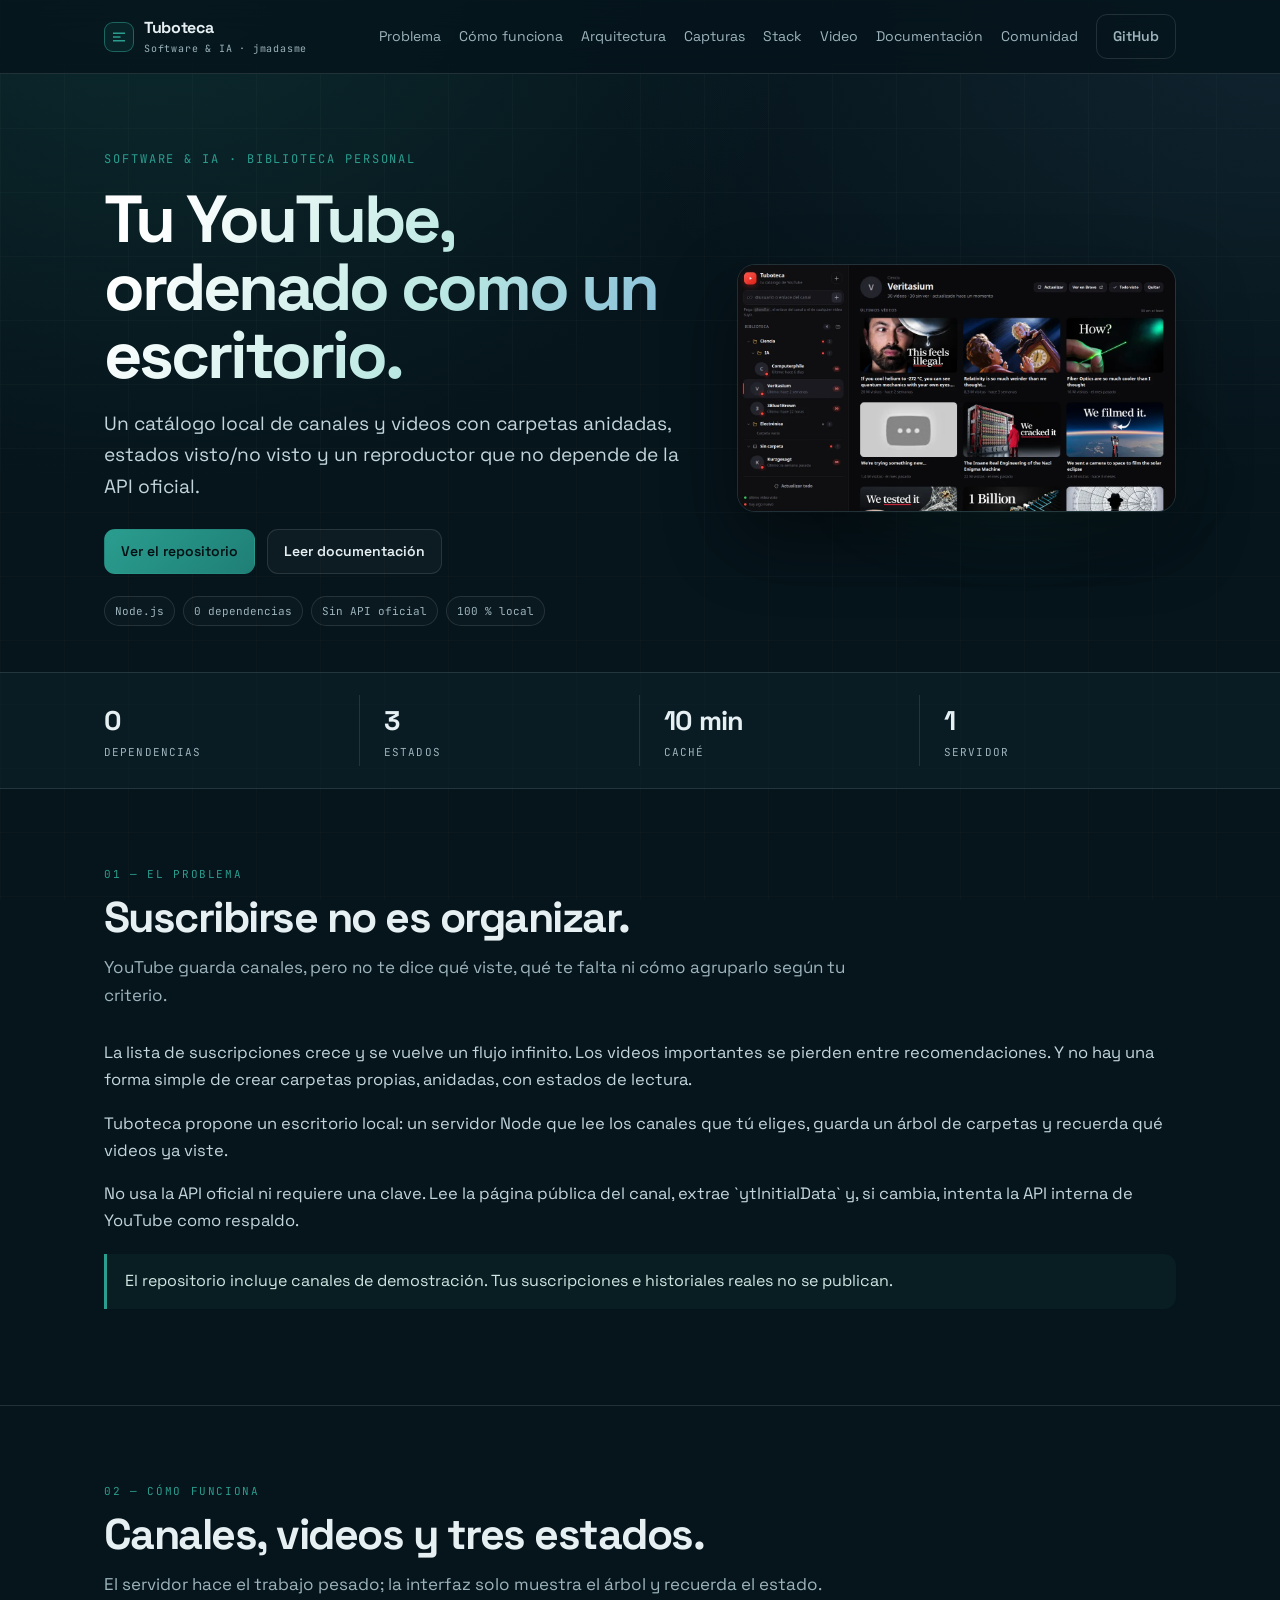
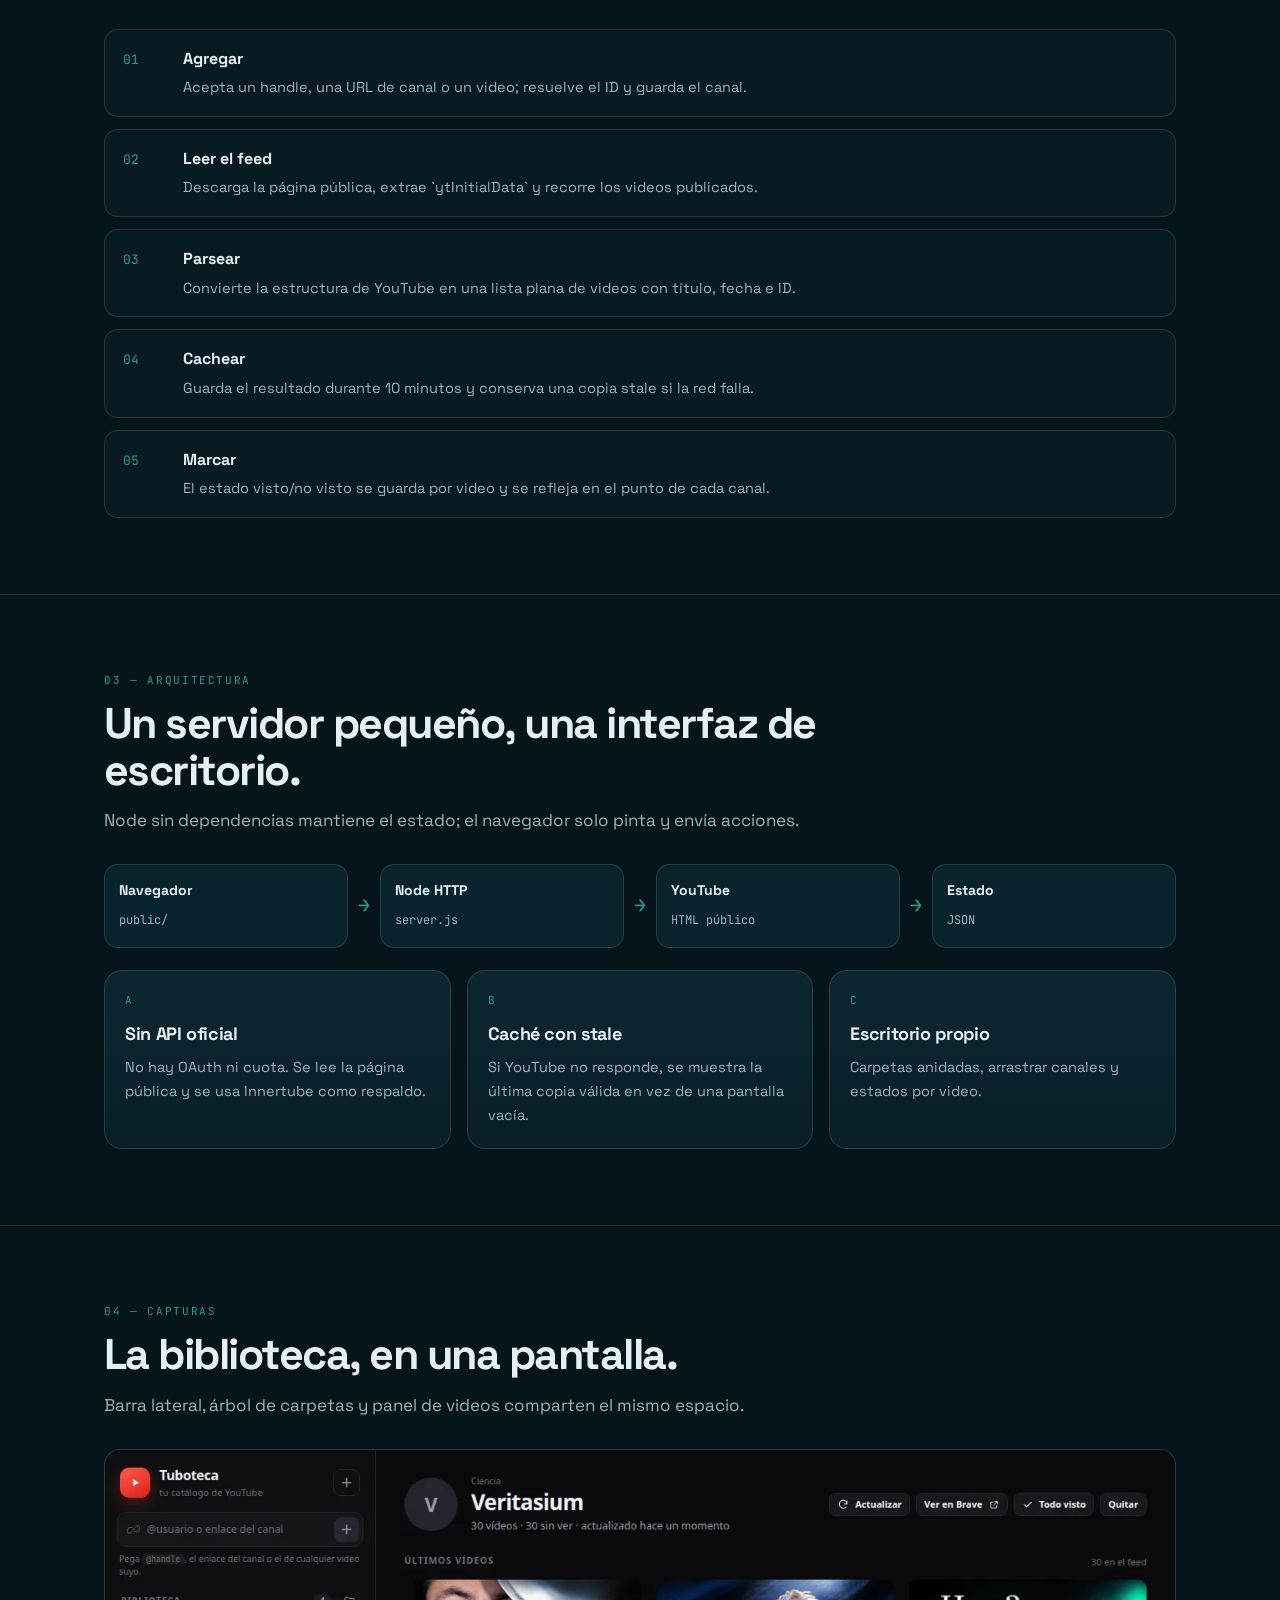
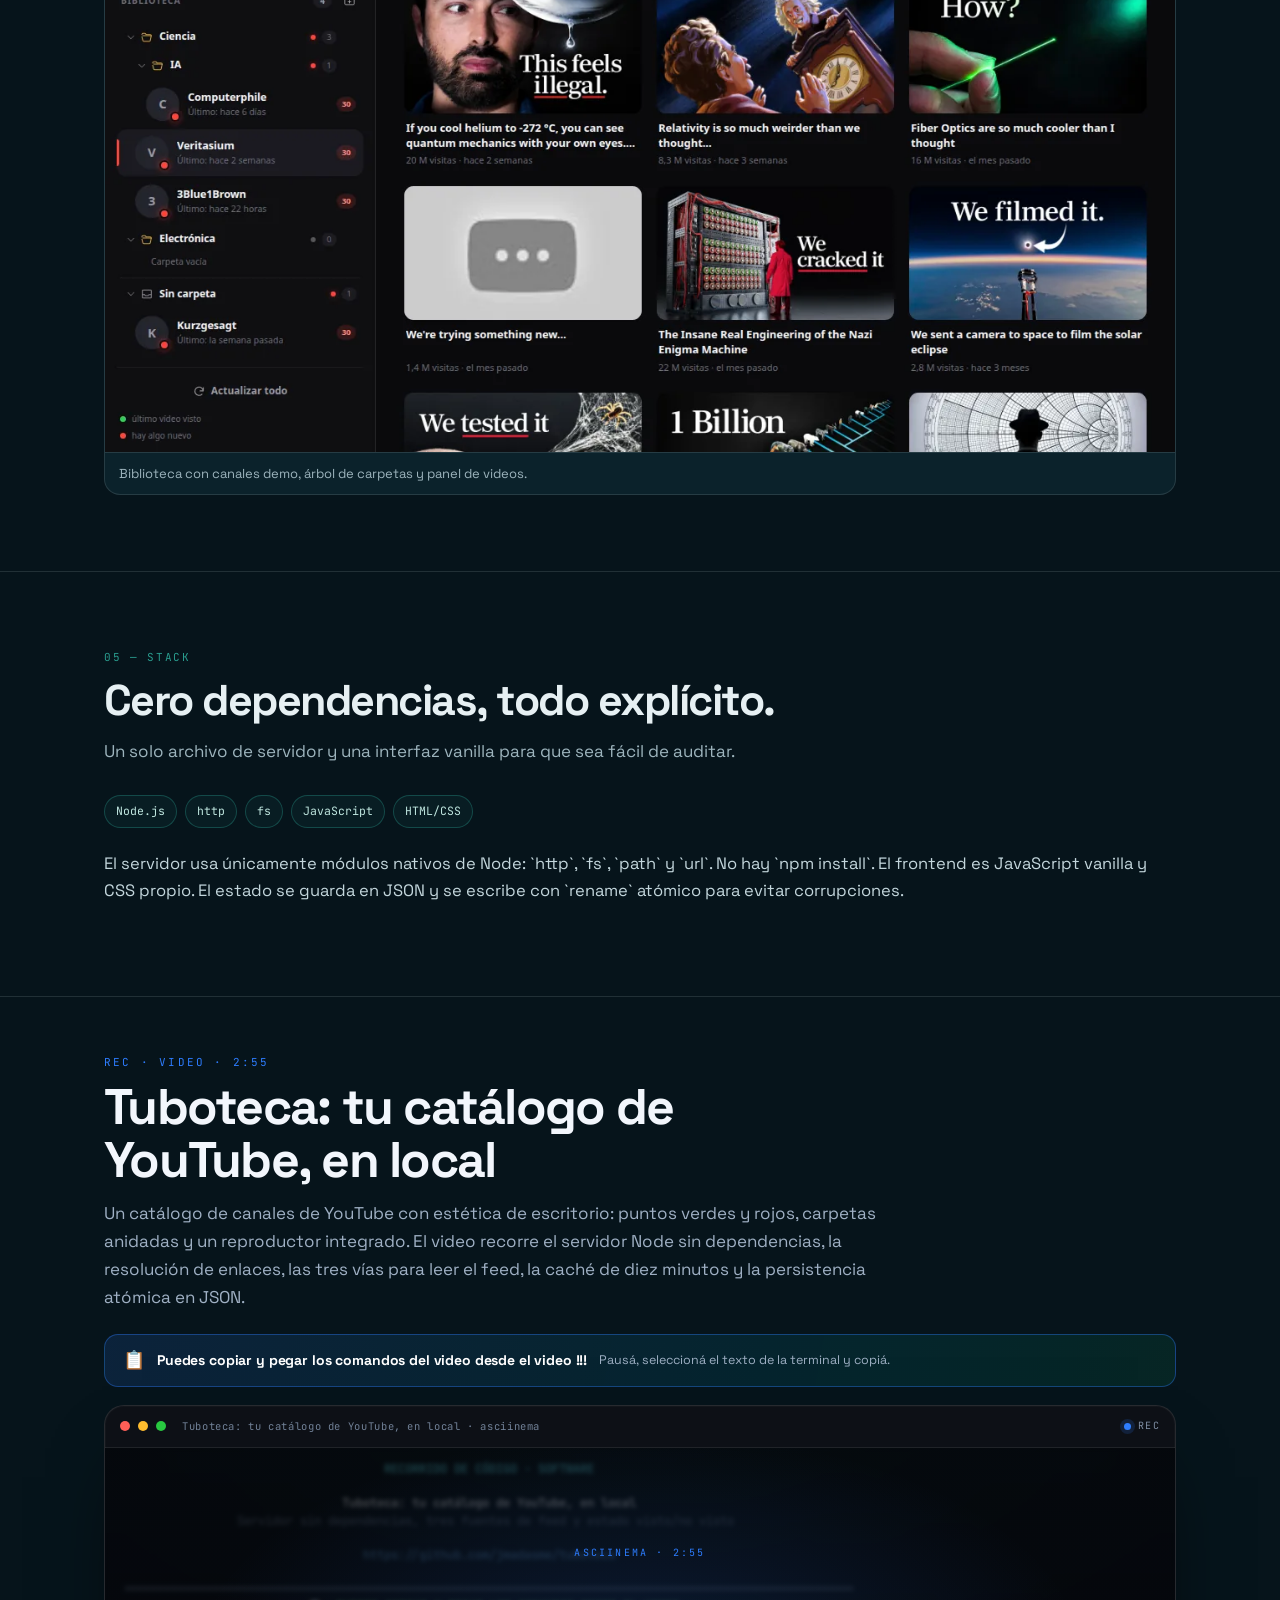
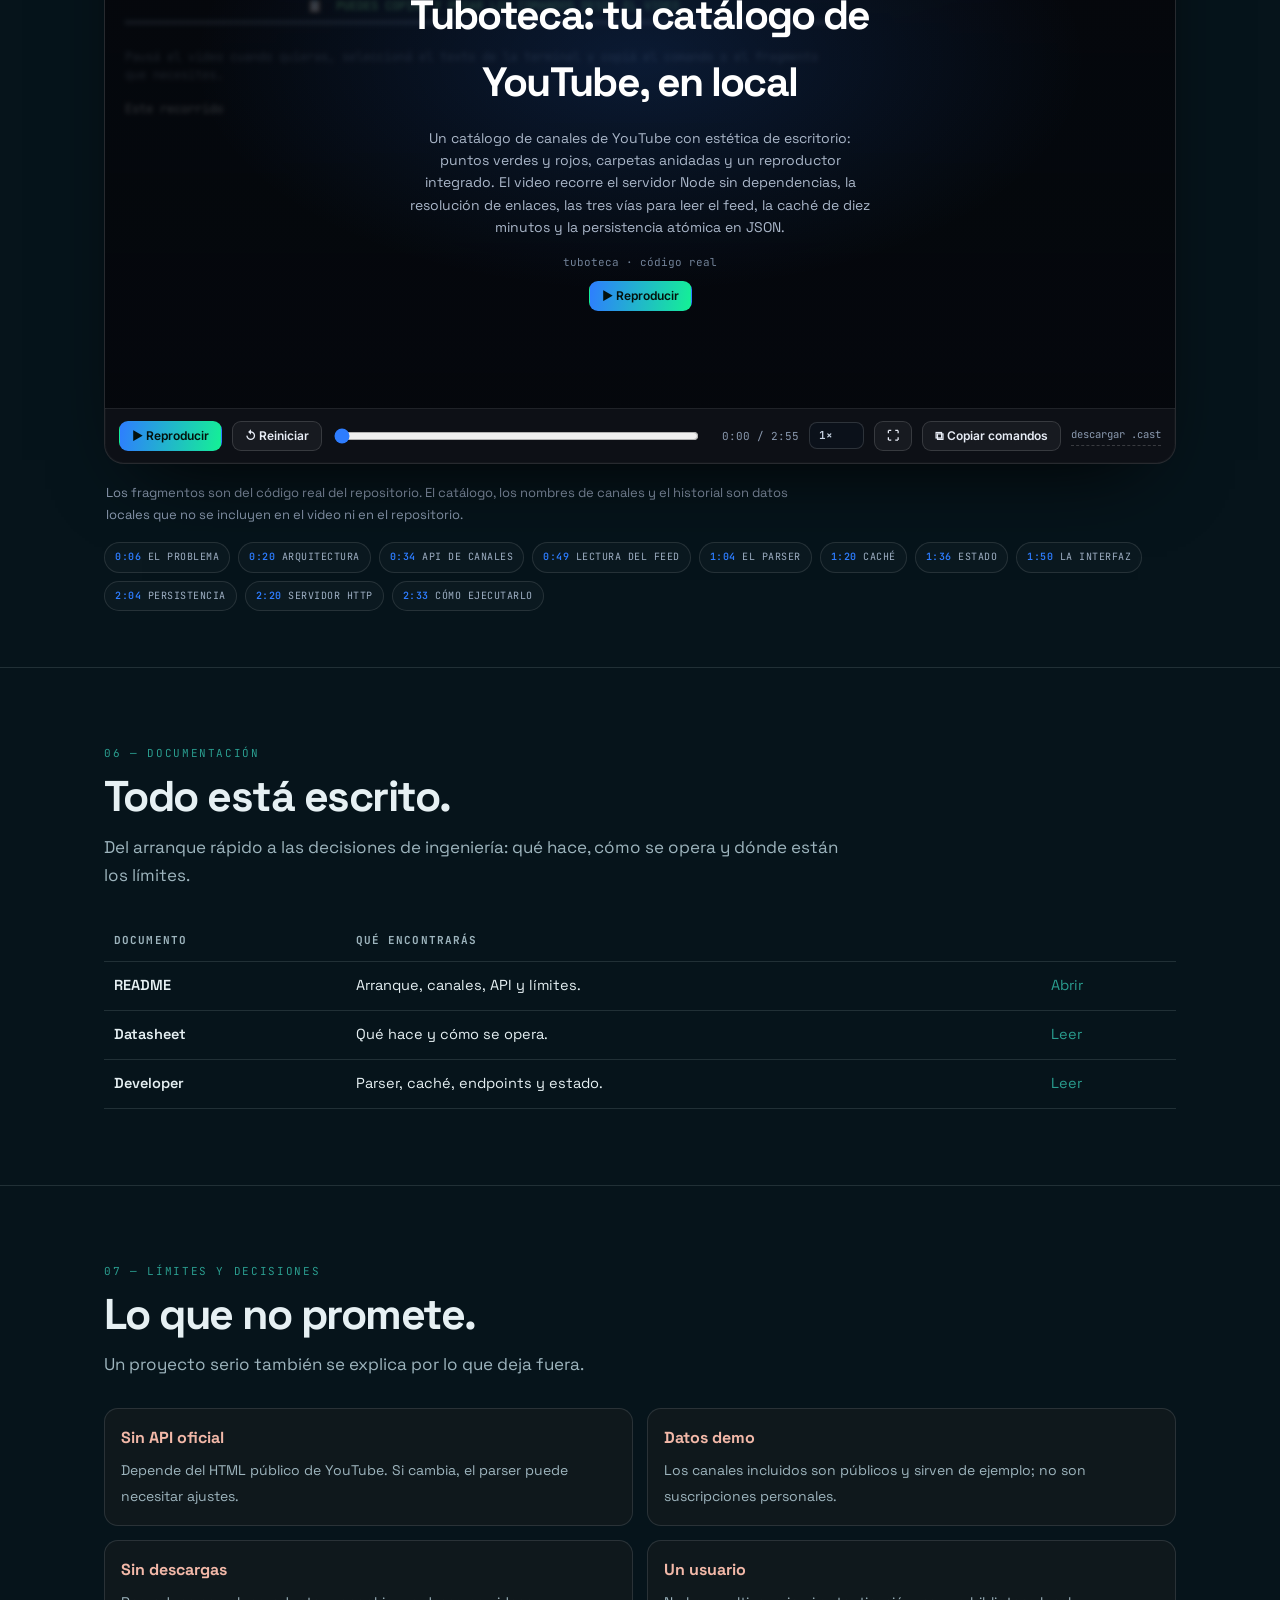
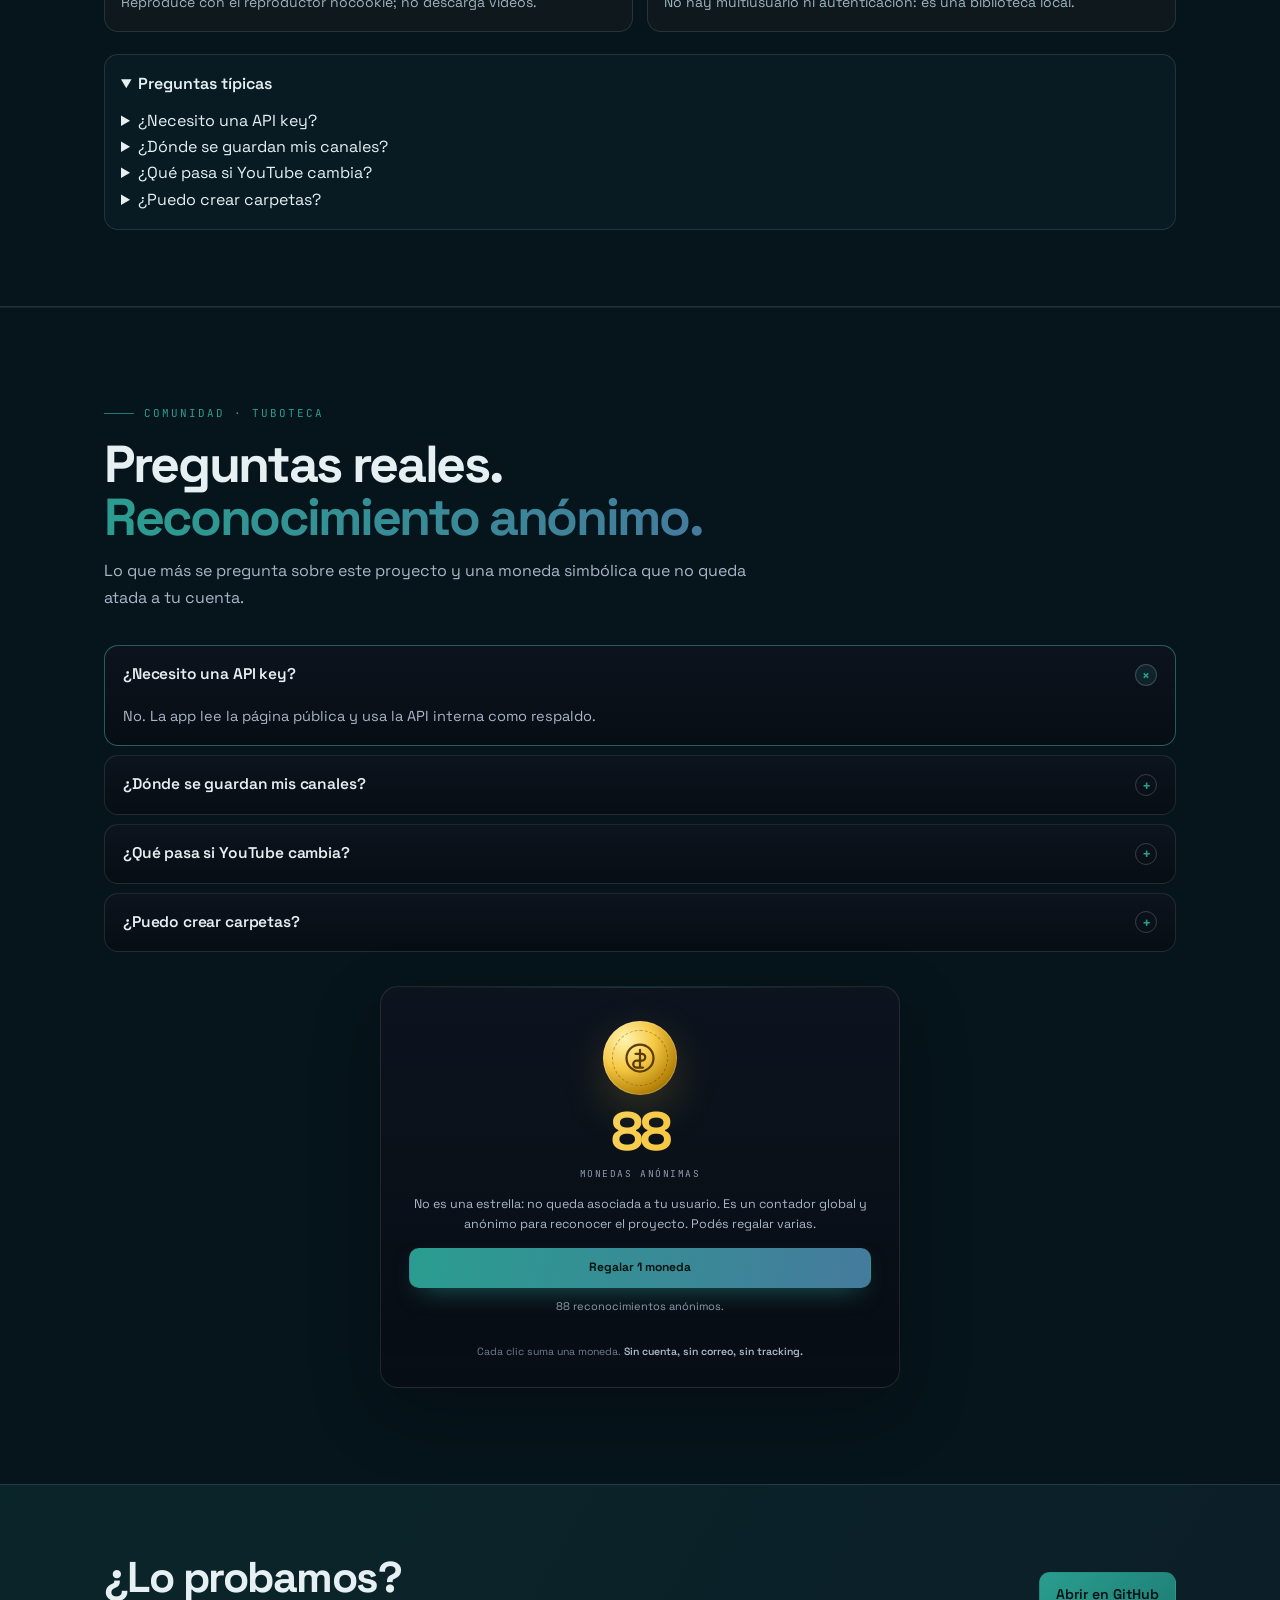
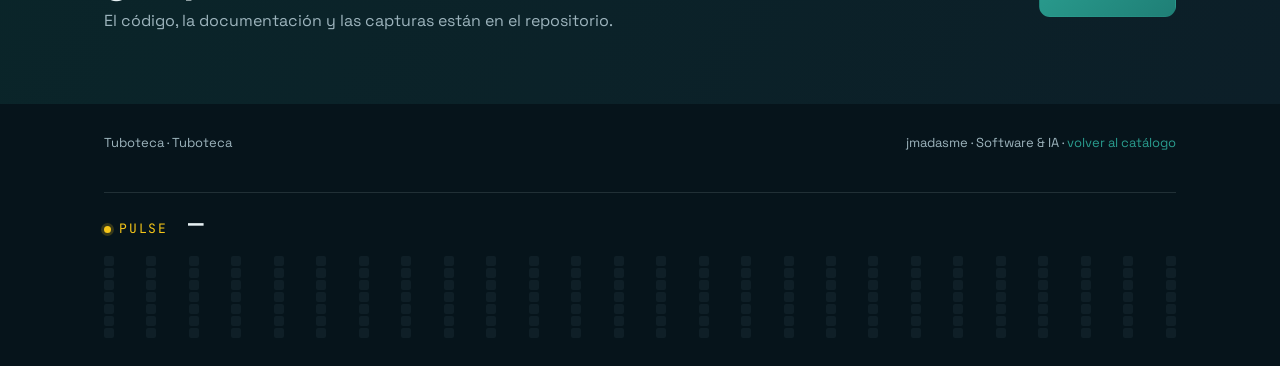
<file: docs/index.html>
<!DOCTYPE html>
<html lang="es">
<head>
<meta charset="utf-8"/>
<meta name="viewport" content="width=device-width,initial-scale=1"/>
<title>Tuboteca · jmadasme</title>
<meta name="description" content="Tuboteca: servidor Node sin dependencias, árbol de canales, caché de feed y una interfaz de escritorio para ordenar lo que ves."/>
<meta property="og:title" content="Tuboteca · jmadasme"/>
<meta property="og:description" content="Tuboteca: servidor Node sin dependencias, árbol de canales, caché de feed y una interfaz de escritorio para ordenar lo que ves."/>
<meta property="og:type" content="website"/>
<meta property="og:image" content="assets/og.png"/>
<meta name="twitter:card" content="summary_large_image"/>
<link rel="preconnect" href="https://fonts.googleapis.com"/>
<link rel="preconnect" href="https://fonts.gstatic.com" crossorigin/>
<link href="https://fonts.googleapis.com/css2?family=Inter:wght@400;500;600;700&family=JetBrains+Mono:wght@400;500;700&family=Space+Grotesk:wght@400;500;600;700&display=swap" rel="stylesheet"/>
<link rel="stylesheet" href="assets/community.css?v=1"/>
<style>
:root{
  --bg:#06141b; --panel:#0b222b; --panel2:#0e2b35; --line:rgba(230,240,243,.12);
  --text:#e6f0f3; --muted:#9db4bd; --accent:#2A9D8F; --accent2:#457B9D;
  --warn:#E9C46A; --danger:#E76F51; --ok:#57CC99;
  --mono:"JetBrains Mono",ui-monospace,SFMono-Regular,Menlo,monospace;
  --sans:"Space Grotesk",Inter,system-ui,-apple-system,Segoe UI,sans-serif;
  --max:1120px; --radius:18px;
}
*{box-sizing:border-box} html{scroll-behavior:smooth}
body{margin:0;background:var(--bg);color:var(--text);font-family:var(--sans);line-height:1.65;
  background-image:radial-gradient(ellipse at 12% -10%,rgba(42,157,143,.18),transparent 42%),
  radial-gradient(ellipse at 100% 0%,rgba(69,123,157,.16),transparent 38%),
  linear-gradient(rgba(255,255,255,.018) 1px,transparent 1px),
  linear-gradient(90deg,rgba(255,255,255,.018) 1px,transparent 1px);
  background-size:auto,auto,64px 64px,64px 64px;background-attachment:fixed}
a{color:var(--accent);text-decoration:none} a:hover{color:#7fe0d2}
.wrap{max-width:var(--max);margin:0 auto;padding:0 24px}
.nav{position:sticky;top:0;z-index:50;backdrop-filter:blur(14px);background:rgba(6,20,27,.82);border-bottom:1px solid var(--line)}
.nav-inner{max-width:var(--max);margin:0 auto;padding:14px 24px;display:flex;align-items:center;gap:22px;justify-content:space-between}
.brand{display:flex;align-items:center;gap:10px;color:var(--text);font-weight:700;letter-spacing:-.02em}
.brand-mark{width:30px;height:30px;border:1px solid rgba(42,157,143,.55);border-radius:9px;display:grid;place-items:center;background:rgba(42,157,143,.10)}
.brand-mark svg{width:18px;height:18px;stroke:var(--accent);fill:none;stroke-width:1.7}
.brand small{display:block;font-family:var(--mono);font-size:10px;color:var(--muted);font-weight:400;letter-spacing:.08em}
.nav-links{display:flex;align-items:center;gap:18px;font-size:14px;color:var(--muted);flex-wrap:wrap}
.nav-links a{color:var(--muted)} .nav-links a:hover{color:var(--text)}
.btn{display:inline-flex;align-items:center;gap:8px;border:1px solid var(--line);border-radius:11px;padding:10px 16px;font-weight:600;font-size:14px;color:var(--text);background:rgba(255,255,255,.03)}
.btn:hover{border-color:rgba(42,157,143,.55);color:var(--text)}
.btn-primary{background:linear-gradient(135deg,var(--accent),#1f7f76);border-color:transparent;color:#041114}
.btn-primary:hover{filter:brightness(1.08);color:#041114}
.btn-ghost{background:transparent}
.hero{padding:76px 0 46px;position:relative;overflow:hidden}
.hero .wrap{display:grid;grid-template-columns:1.15fr .85fr;gap:38px;align-items:center}
.eyebrow{font-family:var(--mono);font-size:12px;letter-spacing:.16em;text-transform:uppercase;color:var(--accent);margin-bottom:16px}
h1{font-size:clamp(38px,5.2vw,68px);line-height:1.02;letter-spacing:-.045em;margin:0 0 18px;
  background:linear-gradient(120deg,#fff 10%,#bde9e3 55%,#7fb9d6 95%);-webkit-background-clip:text;background-clip:text;color:transparent}
.lead{font-size:clamp(17px,1.5vw,21px);color:#c3d6dc;max-width:62ch;margin:0 0 22px}
.hero-actions{display:flex;gap:12px;flex-wrap:wrap;margin:26px 0 22px}
.badges{display:flex;gap:8px;flex-wrap:wrap}
.badge{font-family:var(--mono);font-size:11px;border:1px solid var(--line);border-radius:999px;padding:5px 10px;color:var(--muted);background:rgba(255,255,255,.02)}
.visual{position:relative}
.visual img{width:100%;border-radius:var(--radius);border:1px solid var(--line);box-shadow:0 28px 70px rgba(0,0,0,.45);display:block}
.visual:after{content:"";position:absolute;inset:auto -10% -16% 18%;height:60%;background:radial-gradient(ellipse,rgba(42,157,143,.20),transparent 68%);filter:blur(30px);z-index:-1}
.stats{border-top:1px solid var(--line);border-bottom:1px solid var(--line);background:rgba(11,34,43,.55)}
.stats-grid{display:grid;grid-template-columns:repeat(4,1fr);gap:0;padding:22px 0}
.stat{padding:4px 24px;border-right:1px solid var(--line)} .stat:last-child{border-right:0}
.stat-num{font-size:27px;font-weight:700;letter-spacing:-.03em} .stat-label{font-family:var(--mono);font-size:11px;color:var(--muted);text-transform:uppercase;letter-spacing:.1em}
.section{padding:76px 0;border-bottom:1px solid var(--line)}
.section.tight{padding:56px 0}
.section-head{max-width:760px;margin-bottom:30px}
.kicker{font-family:var(--mono);font-size:11px;letter-spacing:.15em;text-transform:uppercase;color:var(--accent);margin-bottom:12px}
h2{font-size:clamp(28px,3.4vw,43px);line-height:1.08;letter-spacing:-.035em;margin:0 0 12px}
.section-sub{color:var(--muted);font-size:17px;margin:0}
.rich p{color:#c3d6dc;margin:0 0 16px;font-size:16.5px}
.callout{border-left:3px solid var(--accent);background:rgba(42,157,143,.07);padding:14px 18px;border-radius:0 12px 12px 0;color:#cfe6e2;margin:20px 0}
.grid2{display:grid;grid-template-columns:repeat(2,minmax(0,1fr));gap:18px}
.grid3{display:grid;grid-template-columns:repeat(3,minmax(0,1fr));gap:16px}
.card{background:linear-gradient(180deg,rgba(14,43,53,.86),rgba(11,34,43,.86));border:1px solid var(--line);border-radius:var(--radius);padding:20px}
.card h3{margin:0 0 8px;font-size:18px;letter-spacing:-.02em}
.card p{margin:0;color:var(--muted);font-size:14.5px}
.card .num{font-family:var(--mono);font-size:11px;color:var(--accent);letter-spacing:.12em;display:block;margin-bottom:10px}
.steps{counter-reset:s;display:grid;gap:12px}
.step{display:grid;grid-template-columns:46px 1fr;gap:14px;padding:16px 18px;border:1px solid var(--line);border-radius:14px;background:rgba(11,34,43,.55)}
.step:before{counter-increment:s;content:counter(s,decimal-leading-zero);font-family:var(--mono);color:var(--accent);font-size:13px;padding-top:3px}
.step h3{margin:0 0 4px;font-size:16px} .step p{margin:0;color:var(--muted);font-size:14.5px}
.flow{display:flex;align-items:stretch;gap:10px;flex-wrap:wrap;margin:22px 0}
.node{flex:1 1 150px;min-width:140px;border:1px solid var(--line);border-radius:14px;padding:14px;background:rgba(14,43,53,.7);position:relative}
.node b{display:block;font-size:14px;margin-bottom:4px} .node span{font-size:12px;color:var(--muted);font-family:var(--mono)}
.arrow{align-self:center;color:var(--accent);font-size:20px;font-family:var(--mono)}
.gallery{display:grid;grid-template-columns:repeat(2,minmax(0,1fr));gap:18px}
.gallery figure{margin:0;border:1px solid var(--line);border-radius:16px;overflow:hidden;background:var(--panel)}
.gallery img{width:100%;display:block;border-bottom:1px solid var(--line)}
.gallery figcaption{padding:10px 14px;font-size:13px;color:var(--muted)}
.gallery .wide{grid-column:1/-1}
.stack{display:flex;gap:8px;flex-wrap:wrap;margin:14px 0 22px}
.chip{font-family:var(--mono);font-size:11.5px;border:1px solid rgba(42,157,143,.35);border-radius:999px;padding:6px 11px;color:#bfe6df;background:rgba(42,157,143,.07)}
.doctable{width:100%;border-collapse:collapse;font-size:14.5px}
.doctable th,.doctable td{text-align:left;padding:12px 10px;border-bottom:1px solid var(--line);vertical-align:top}
.doctable th{font-family:var(--mono);font-size:11px;text-transform:uppercase;letter-spacing:.1em;color:var(--muted)}
.doctable td:first-child{color:var(--text);font-weight:600}
.limits{display:grid;grid-template-columns:repeat(2,minmax(0,1fr));gap:14px}
.limit{border:1px solid var(--line);border-radius:14px;padding:16px;background:rgba(231,111,81,.045)}
.limit b{display:block;margin-bottom:5px;color:#f2b8a8} .limit span{color:var(--muted);font-size:14px}
.cta{padding:70px 0;background:linear-gradient(120deg,rgba(42,157,143,.12),rgba(69,123,157,.10));border-top:1px solid var(--line)}
.cta .wrap{display:flex;align-items:center;justify-content:space-between;gap:24px;flex-wrap:wrap}
.cta h2{margin:0 0 6px} .cta p{margin:0;color:var(--muted)}
.footer{padding:28px 0;color:var(--muted);font-size:13px}
.footer .wrap{display:flex;justify-content:space-between;gap:16px;flex-wrap:wrap}
code{font-family:var(--mono);font-size:.92em;background:rgba(255,255,255,.06);padding:2px 6px;border-radius:6px}
pre{font-family:var(--mono);font-size:13px;background:#041016;border:1px solid var(--line);border-radius:12px;padding:16px;overflow:auto;color:#bfe6df}
@media (max-width:900px){.hero .wrap{grid-template-columns:1fr}.visual{order:-1}.grid3{grid-template-columns:1fr}.stats-grid{grid-template-columns:repeat(2,1fr)}.stat:nth-child(2){border-right:0}.stat{padding:12px 18px}}
@media (max-width:680px){.nav-links{display:none}.grid2,.gallery,.limits{grid-template-columns:1fr}.section{padding:54px 0}h1{font-size:42px}.stats-grid{grid-template-columns:1fr 1fr}.cta .wrap{display:block}.cta .btn{margin-top:16px}}
</style>
<link href="rec/player.css?v=1" rel="stylesheet"/>
</head>
<body>
<header class="nav"><div class="nav-inner">
  <a class="brand" href="/"><span class="brand-mark"><svg viewBox="0 0 24 24"><path d="M4 7h16M4 12h10M4 17h16"/></svg></span><span>Tuboteca<small>Software &amp; IA · jmadasme</small></span></a>
  <nav class="nav-links" aria-label="Navegación">
    <a href="#problema">Problema</a><a href="#como">Cómo funciona</a><a href="#arquitectura">Arquitectura</a>
    <a href="#capturas">Capturas</a><a href="#stack">Stack</a><a href="#video">Video</a>
<a href="#docs">Documentación</a><a href="#comunidad">Comunidad</a>
    <a class="btn btn-ghost" href="https://github.com/jmadasme/tuboteca" target="_blank" rel="noopener">GitHub</a>
  </nav>
</div></header>
<main>
<section class="hero"><div class="wrap">
  <div>
    <div class="eyebrow">Software &amp; IA · biblioteca personal</div>
    <h1>Tu YouTube, ordenado como un escritorio.</h1>
    <p class="lead">Un catálogo local de canales y videos con carpetas anidadas, estados visto/no visto y un reproductor que no depende de la API oficial.</p>
    <div class="hero-actions">
      <a class="btn btn-primary" href="https://github.com/jmadasme/tuboteca" target="_blank" rel="noopener">Ver el repositorio</a>
      <a class="btn" href="#docs">Leer documentación</a>
    </div>
    <div class="badges"><span class="badge">Node.js</span><span class="badge">0 dependencias</span><span class="badge">Sin API oficial</span><span class="badge">100 % local</span></div>
  </div>
  <div class="visual"><img src="assets/screenshots/tuboteca.webp" alt="Interfaz de Tuboteca con canales y árbol de carpetas"/></div>
</div></section>
<section class="stats"><div class="wrap stats-grid"><div class="stat"><div class="stat-num">0</div><div class="stat-label">dependencias</div></div>
<div class="stat"><div class="stat-num">3</div><div class="stat-label">estados</div></div>
<div class="stat"><div class="stat-num">10 min</div><div class="stat-label">caché</div></div>
<div class="stat"><div class="stat-num">1</div><div class="stat-label">servidor</div></div></div></section>
<section class="section" id="problema"><div class="wrap">
  <div class="section-head"><div class="kicker">01 — El problema</div><h2>Suscribirse no es organizar.</h2><p class="section-sub">YouTube guarda canales, pero no te dice qué viste, qué te falta ni cómo agruparlo según tu criterio.</p></div>
  <div class="rich"><p>La lista de suscripciones crece y se vuelve un flujo infinito. Los videos importantes se pierden entre recomendaciones. Y no hay una forma simple de crear carpetas propias, anidadas, con estados de lectura.</p>
<p>Tuboteca propone un escritorio local: un servidor Node que lee los canales que tú eliges, guarda un árbol de carpetas y recuerda qué videos ya viste.</p>
<p>No usa la API oficial ni requiere una clave. Lee la página pública del canal, extrae `ytInitialData` y, si cambia, intenta la API interna de YouTube como respaldo.</p><div class="callout">El repositorio incluye canales de demostración. Tus suscripciones e historiales reales no se publican.</div></div>
</div></section>
<section class="section" id="como"><div class="wrap">
  <div class="section-head"><div class="kicker">02 — Cómo funciona</div><h2>Canales, videos y tres estados.</h2><p class="section-sub">El servidor hace el trabajo pesado; la interfaz solo muestra el árbol y recuerda el estado.</p></div>
  <div class="steps"><div class="step"><div><h3>Agregar</h3><p>Acepta un handle, una URL de canal o un video; resuelve el ID y guarda el canal.</p></div></div>
<div class="step"><div><h3>Leer el feed</h3><p>Descarga la página pública, extrae `ytInitialData` y recorre los videos publicados.</p></div></div>
<div class="step"><div><h3>Parsear</h3><p>Convierte la estructura de YouTube en una lista plana de videos con título, fecha e ID.</p></div></div>
<div class="step"><div><h3>Cachear</h3><p>Guarda el resultado durante 10 minutos y conserva una copia stale si la red falla.</p></div></div>
<div class="step"><div><h3>Marcar</h3><p>El estado visto/no visto se guarda por video y se refleja en el punto de cada canal.</p></div></div></div>
</div></section>
<section class="section" id="arquitectura"><div class="wrap">
  <div class="section-head"><div class="kicker">03 — Arquitectura</div><h2>Un servidor pequeño, una interfaz de escritorio.</h2><p class="section-sub">Node sin dependencias mantiene el estado; el navegador solo pinta y envía acciones.</p></div>
  <div class="flow"><div class="node"><b>Navegador</b><span>public/</span></div><div class="arrow">→</div><div class="node"><b>Node HTTP</b><span>server.js</span></div><div class="arrow">→</div><div class="node"><b>YouTube</b><span>HTML público</span></div><div class="arrow">→</div><div class="node"><b>Estado</b><span>JSON</span></div></div>
  <div class="grid3"><div class="card"><span class="num">A</span><h3>Sin API oficial</h3><p>No hay OAuth ni cuota. Se lee la página pública y se usa Innertube como respaldo.</p></div>
<div class="card"><span class="num">B</span><h3>Caché con stale</h3><p>Si YouTube no responde, se muestra la última copia válida en vez de una pantalla vacía.</p></div>
<div class="card"><span class="num">C</span><h3>Escritorio propio</h3><p>Carpetas anidadas, arrastrar canales y estados por video.</p></div></div>
</div></section>
<section class="section" id="capturas"><div class="wrap">
  <div class="section-head"><div class="kicker">04 — Capturas</div><h2>La biblioteca, en una pantalla.</h2><p class="section-sub">Barra lateral, árbol de carpetas y panel de videos comparten el mismo espacio.</p></div>
  <div class="gallery"><figure class="wide"><img src="assets/screenshots/tuboteca.webp" alt="Interfaz de Tuboteca" loading="lazy"><figcaption>Biblioteca con canales demo, árbol de carpetas y panel de videos.</figcaption></figure></div>
</div></section>
<section class="section" id="stack"><div class="wrap">
  <div class="section-head"><div class="kicker">05 — Stack</div><h2>Cero dependencias, todo explícito.</h2><p class="section-sub">Un solo archivo de servidor y una interfaz vanilla para que sea fácil de auditar.</p></div>
  <div class="stack"><span class="chip">Node.js</span><span class="chip">http</span><span class="chip">fs</span><span class="chip">JavaScript</span><span class="chip">HTML/CSS</span></div>
  <div class="rich"><p>El servidor usa únicamente módulos nativos de Node: `http`, `fs`, `path` y `url`. No hay `npm install`. El frontend es JavaScript vanilla y CSS propio. El estado se guarda en JSON y se escribe con `rename` atómico para evitar corrupciones.</p></div>
</div></section>

<section class="section tight rec-section" id="video" style="--accent:#2E7DFF;--accent2:#14F195">
<div class="wrap">
<div class="rec-kicker">REC · VIDEO · 2:55</div>
<h2 class="rec-h2">Tuboteca: tu catálogo de YouTube, en local</h2>
<p class="rec-lead">Un catálogo de canales de YouTube con estética de escritorio: puntos verdes y rojos, carpetas anidadas y un reproductor integrado. El video recorre el servidor Node sin dependencias, la resolución de enlaces, las tres vías para leer el feed, la caché de diez minutos y la persistencia atómica en JSON.</p>
<div class="rec-banner">
<span class="rec-banner-icon">📋</span>
<strong>Puedes copiar y pegar los comandos del video desde el video !!!</strong>
<span>Pausá, seleccioná el texto de la terminal y copiá.</span>
</div>
<div class="rec-shell">
<div class="rec-bar"><i></i><i></i><i></i><span class="rec-title">Tuboteca: tu catálogo de YouTube, en local · asciinema</span><span class="rec-rec"><b></b>REC</span></div>
<div class="rec-screen-wrap">
<div class="rec-screen" id="rec-screen"></div>
<div class="rec-poster" id="rec-poster">
<div class="rec-kicker">ASCIINEMA · 2:55</div>
<h3>Tuboteca: tu catálogo de YouTube, en local</h3>
<p>Un catálogo de canales de YouTube con estética de escritorio: puntos verdes y rojos, carpetas anidadas y un reproductor integrado. El video recorre el servidor Node sin dependencias, la resolución de enlaces, las tres vías para leer el feed, la caché de diez minutos y la persistencia atómica en JSON.</p>
<div class="rec-poster-meta">tuboteca · código real</div>
<button class="rec-btn rec-primary" id="rec-start" type="button">▶ Reproducir</button>
</div>
</div>
<div class="rec-controls">
<button class="rec-btn rec-primary" id="rec-play" type="button">▶ Reproducir</button>
<button class="rec-btn" id="rec-restart" type="button">↺ Reiniciar</button>
<input class="rec-progress" id="rec-range" type="range" min="0" max="1000" value="0" aria-label="Progreso"/>
<span class="rec-time" id="rec-time">0:00 / 2:55</span>
<select class="rec-speed" id="rec-speed" aria-label="Velocidad"><option value="1">1×</option><option value="1.25">1.25×</option><option value="1.5">1.5×</option><option value="2">2×</option></select>
<button class="rec-btn" id="rec-full" type="button" title="Pantalla completa">⛶</button>
<button class="rec-btn" id="rec-copy" type="button">⧉ Copiar comandos</button>
<a class="rec-download" href="rec/tuboteca.cast" download>descargar .cast</a>
</div>
</div>
<p class="rec-note">Los fragmentos son del código real del repositorio. El catálogo, los nombres de canales y el historial son datos locales que no se incluyen en el video ni en el repositorio.</p>
<div class="rec-chapters"><span class="rec-chip"><b>0:06</b> EL PROBLEMA</span><span class="rec-chip"><b>0:20</b> ARQUITECTURA</span><span class="rec-chip"><b>0:34</b> API DE CANALES</span><span class="rec-chip"><b>0:49</b> LECTURA DEL FEED</span><span class="rec-chip"><b>1:04</b> EL PARSER</span><span class="rec-chip"><b>1:20</b> CACHÉ</span><span class="rec-chip"><b>1:36</b> ESTADO</span><span class="rec-chip"><b>1:50</b> LA INTERFAZ</span><span class="rec-chip"><b>2:04</b> PERSISTENCIA</span><span class="rec-chip"><b>2:20</b> SERVIDOR HTTP</span><span class="rec-chip"><b>2:33</b> CÓMO EJECUTARLO</span></div>
</div>
</section>

<section class="section" id="docs"><div class="wrap">
  <div class="section-head"><div class="kicker">06 — Documentación</div><h2>Todo está escrito.</h2><p class="section-sub">Del arranque rápido a las decisiones de ingeniería: qué hace, cómo se opera y dónde están los límites.</p></div>
  <table class="doctable"><thead><tr><th>Documento</th><th>Qué encontrarás</th><th></th></tr></thead><tbody><tr><td>README</td><td>Arranque, canales, API y límites.</td><td><a href="../README.md">Abrir</a></td></tr>
<tr><td>Datasheet</td><td>Qué hace y cómo se opera.</td><td><a href="datasheet.md">Leer</a></td></tr>
<tr><td>Developer</td><td>Parser, caché, endpoints y estado.</td><td><a href="developer.md">Leer</a></td></tr></tbody></table>
</div></section>
<section class="section" id="limites"><div class="wrap">
  <div class="section-head"><div class="kicker">07 — Límites y decisiones</div><h2>Lo que no promete.</h2><p class="section-sub">Un proyecto serio también se explica por lo que deja fuera.</p></div>
  <div class="limits"><div class="limit"><b>Sin API oficial</b><span>Depende del HTML público de YouTube. Si cambia, el parser puede necesitar ajustes.</span></div>
<div class="limit"><b>Datos demo</b><span>Los canales incluidos son públicos y sirven de ejemplo; no son suscripciones personales.</span></div>
<div class="limit"><b>Sin descargas</b><span>Reproduce con el reproductor nocookie; no descarga videos.</span></div>
<div class="limit"><b>Un usuario</b><span>No hay multiusuario ni autenticación: es una biblioteca local.</span></div></div>
  <details open style="margin-top:22px;border:1px solid var(--line);border-radius:14px;padding:16px;background:rgba(11,34,43,.55)"><summary style="cursor:pointer;font-weight:600">Preguntas típicas</summary><div style="margin-top:10px"><details><summary>¿Necesito una API key?</summary><p>No. La app lee la página pública y usa la API interna como respaldo.</p></details>
<details><summary>¿Dónde se guardan mis canales?</summary><p>En `data/channels.json`, local. El repo publica una versión demo.</p></details>
<details><summary>¿Qué pasa si YouTube cambia?</summary><p>El parser puede fallar; la caché stale mantiene la última lista disponible.</p></details>
<details><summary>¿Puedo crear carpetas?</summary><p>Sí, el árbol permite anidar carpetas y mover canales.</p></details></div></details>
</div></section>
<section class="cta"><div class="wrap"><div><h2>¿Lo probamos?</h2><p>El código, la documentación y las capturas están en el repositorio.</p></div><a class="btn btn-primary" href="https://github.com/jmadasme/tuboteca" target="_blank" rel="noopener">Abrir en GitHub</a></div></section>
</main>
<footer class="footer"><div class="wrap"><span>Tuboteca · Tuboteca</span><span>jmadasme · Software &amp; IA · <a href="/software/">volver al catálogo</a></span></div></footer>
<script>window.PORTFOLIO_COMMUNITY={"account": "jmadasme", "repo": "tuboteca", "coinNamespace": "jmadasme-tuboteca-coins-v1", "faqs": [{"q": "¿Necesito una API key?", "a": "No. La app lee la página pública y usa la API interna como respaldo."}, {"q": "¿Dónde se guardan mis canales?", "a": "En `data/channels.json`, local. El repo publica una versión demo."}, {"q": "¿Qué pasa si YouTube cambia?", "a": "El parser puede fallar; la caché stale mantiene la última lista disponible."}, {"q": "¿Puedo crear carpetas?", "a": "Sí, el árbol permite anidar carpetas y mover canales."}]};</script>
<script defer src="assets/community.js?v=6"></script>
<script defer src="rec/tuboteca.cast.js?v=1"></script>
<script defer src="rec/player.js?v=1"></script>
<script defer src="telemetry.js?v=2"></script>
</body>
</html>
</file>
<file: docs/assets/community.css>
/* Comunidad · FAQ, preguntas y monedas anónimas */
.psc-section{
  position:relative;
  scroll-margin-top:86px;
  padding:clamp(56px,8vw,96px) 0;
  border-top:1px solid rgba(255,255,255,.08);
}
.psc-head{max-width:760px;margin-bottom:34px}
.psc-kicker{
  display:flex;align-items:center;gap:10px;margin-bottom:16px;
  font-family:'JetBrains Mono',ui-monospace,monospace;font-size:11px;letter-spacing:.18em;
  text-transform:uppercase;color:var(--accent);
}
.psc-kicker::before{content:"";width:30px;height:1px;background:var(--accent);opacity:.75}
.psc-head h2{
  font-family:'Space Grotesk','Inter',sans-serif;font-size:clamp(32px,4.2vw,52px);
  line-height:1.02;letter-spacing:-.045em;margin:0 0 14px;
}
.psc-head p{color:#a9b6c8;font-size:16px;line-height:1.65;margin:0;max-width:66ch}
.psc-head .psc-grad{
  background:linear-gradient(100deg,var(--accent),var(--accent2));
  -webkit-background-clip:text;background-clip:text;color:transparent;
}
.psc-faq{display:flex;flex-direction:column;gap:9px;margin-bottom:34px}
.psc-faq-item{
  border:1px solid rgba(255,255,255,.1);border-radius:14px;
  background:linear-gradient(180deg,rgba(14,20,31,.78),rgba(8,11,18,.72));
  overflow:hidden;transition:border-color .18s,background .18s;
}
.psc-faq-item:hover{border-color:rgba(255,255,255,.18)}
.psc-faq-item[open]{border-color:color-mix(in srgb,var(--accent) 42%,rgba(255,255,255,.12))}
.psc-faq-item summary{
  display:flex;align-items:center;justify-content:space-between;gap:16px;
  padding:16px 18px;cursor:pointer;list-style:none;
  font-family:'Space Grotesk','Inter',sans-serif;font-size:15.5px;font-weight:600;letter-spacing:-.01em;
}
.psc-faq-item summary::-webkit-details-marker{display:none}
.psc-faq-item summary .psc-plus{
  flex:0 0 22px;width:22px;height:22px;border-radius:50%;
  display:grid;place-items:center;border:1px solid rgba(255,255,255,.18);
  color:var(--accent);font-size:15px;line-height:1;transition:transform .2s,background .2s;
}
.psc-faq-item[open] summary .psc-plus{transform:rotate(45deg);background:color-mix(in srgb,var(--accent) 14%,transparent)}
.psc-faq-body{padding:0 18px 17px;color:#a9b6c8;font-size:14.5px;line-height:1.7}
.psc-faq-body code{font-family:'JetBrains Mono',monospace;font-size:.88em;color:#d8e4f5;background:rgba(255,255,255,.06);padding:2px 5px;border-radius:5px}
.psc-coin-wrap{max-width:520px;margin:0 auto;width:100%}
.psc-grid{display:grid;grid-template-columns:minmax(0,1.25fr) minmax(300px,.75fr);gap:16px;align-items:stretch}
.psc-card{
  position:relative;border:1px solid rgba(255,255,255,.1);border-radius:18px;
  background:linear-gradient(180deg,rgba(14,20,31,.82),rgba(8,11,18,.75));
  padding:clamp(18px,2.6vw,28px);box-shadow:0 24px 70px rgba(0,0,0,.22);
  overflow:hidden;
}
.psc-card::before{
  content:"";position:absolute;inset:0 0 auto;height:1px;
  background:linear-gradient(90deg,transparent,color-mix(in srgb,var(--accent) 45%,transparent),transparent);
  opacity:.6;
}
.psc-card h3{
  font-family:'Space Grotesk','Inter',sans-serif;font-size:20px;letter-spacing:-.025em;margin:0 0 5px;
}
.psc-card .psc-sub{color:#8e9bb0;font-size:12.5px;line-height:1.5;margin:0 0 16px}
.psc-btn{
  display:inline-flex;align-items:center;justify-content:center;gap:7px;
  border:1px solid rgba(255,255,255,.16);border-radius:10px;padding:9px 14px;
  background:rgba(255,255,255,.03);color:#e8edf6;font:inherit;font-size:12px;font-weight:650;
  cursor:pointer;transition:transform .14s,border-color .14s,background .14s,box-shadow .14s;
}
.psc-btn:hover{transform:translateY(-1px);border-color:rgba(255,255,255,.3);background:rgba(255,255,255,.06)}
.psc-btn.primary{
  background:linear-gradient(100deg,var(--accent),var(--accent2));border-color:transparent;color:#04110c;
  box-shadow:0 10px 26px -12px color-mix(in srgb,var(--accent) 75%,transparent);
}
.psc-btn.primary:hover{filter:brightness(1.06);box-shadow:0 16px 34px -12px color-mix(in srgb,var(--accent) 80%,transparent)}
.psc-btn:disabled{opacity:.55;cursor:not-allowed;transform:none;filter:none}

.psc-coin{display:flex;flex-direction:column;justify-content:space-between;min-height:100%}
.psc-coin-top{text-align:center;padding:6px 0 12px}
.psc-coin-icon{
  width:74px;height:74px;margin:0 auto 10px;border-radius:50%;
  display:grid;place-items:center;position:relative;
  background:radial-gradient(circle at 30% 25%,#fff3b0,#f6c945 38%,#b8860b 72%,#6b4c00 100%);
  box-shadow:0 0 0 1px rgba(255,255,255,.2) inset,0 16px 45px rgba(246,201,69,.18);
  animation:psc-float 4.5s ease-in-out infinite;
}
.psc-coin-icon::after{
  content:"";position:absolute;inset:9px;border-radius:50%;border:1px dashed rgba(70,45,0,.38);
}
.psc-coin-icon svg{width:36px;height:36px;position:relative;z-index:1}
.psc-coin-count{
  font-family:'Space Grotesk','Inter',sans-serif;font-size:clamp(38px,5vw,54px);
  line-height:1;letter-spacing:-.05em;font-weight:700;
  background:linear-gradient(100deg,#fff0a8,#f6c945 55%,#d99a12);
  -webkit-background-clip:text;background-clip:text;color:transparent;
}
.psc-coin-label{font-family:'JetBrains Mono',monospace;font-size:9.5px;letter-spacing:.16em;text-transform:uppercase;color:#8e9bb0;margin-top:7px}
.psc-coin-copy{color:#a9b6c8;font-size:12.5px;line-height:1.6;text-align:center;margin:0 0 14px}
.psc-coin-btn{width:100%}
.psc-coin-msg{min-height:34px;text-align:center;font-size:11px;color:#8e9bb0;line-height:1.5;margin:10px 0 0}
.psc-coin-msg.ok{color:#f6c945}
.psc-coin-msg.bad{color:#ff9fb1}
.psc-coin-small{font-size:10.5px;color:#6f7c91;text-align:center;line-height:1.5;margin:12px 0 0}
.psc-coin-small strong{color:#a9b6c8;font-weight:600}
@keyframes psc-float{0%,100%{transform:translateY(0)}50%{transform:translateY(-5px)}}
@media(max-width:860px){
  .psc-grid{grid-template-columns:1fr}
  .psc-coin{min-height:auto}
}
@media(max-width:560px){
  .psc-faq-item summary{font-size:14px;padding:14px}
  .psc-faq-body{padding:0 14px 15px;font-size:13.5px}
  .psc-actions{width:100%}
  .psc-actions .psc-btn{flex:1}
}
@media(prefers-reduced-motion:reduce){
  .psc-coin-icon{animation:none}
  .psc-btn,.psc-faq-item{transition:none}
}
</file>
<file: docs/rec/player.css>
/* Reproductor asciinema inline reutilizable para las páginas de wanderc137. */
.rec-section{position:relative;z-index:1}
.rec-section .rec-kicker{
  font-family:'JetBrains Mono',ui-monospace,monospace;
  font-size:11px;letter-spacing:.2em;text-transform:uppercase;
  color:var(--accent,#2E7DFF);margin:0 0 10px;
}
.rec-section .rec-h2{
  font-family:'Space Grotesk','Inter',sans-serif;
  font-size:clamp(28px,4.6vw,50px);line-height:1.06;letter-spacing:-.035em;
  color:#f2f6fc;margin:0 0 12px;max-width:22ch;
}
.rec-section .rec-lead{
  font-size:clamp(14px,1.5vw,17px);line-height:1.65;
  color:#9fb0c4;margin:0 0 22px;max-width:72ch;
}
.rec-banner{
  display:flex;align-items:center;gap:12px;flex-wrap:wrap;
  padding:14px 18px;margin:0 0 18px;
  border:1px solid color-mix(in srgb,var(--accent,#2E7DFF) 38%,transparent);
  border-radius:14px;
  background:linear-gradient(100deg,color-mix(in srgb,var(--accent,#2E7DFF) 14%,transparent),color-mix(in srgb,var(--accent2,#14F195) 8%,transparent));
  box-shadow:0 18px 40px -30px color-mix(in srgb,var(--accent,#2E7DFF) 60%,transparent);
}
.rec-banner .rec-banner-icon{font-size:18px;line-height:1}
.rec-banner strong{font-size:14px;color:#fff;letter-spacing:-.01em}
.rec-banner span{font-size:12.5px;color:#9fb0c4}
.rec-shell{
  position:relative;
  border:1px solid rgba(255,255,255,.13);
  border-radius:20px;
  overflow:hidden;
  background:#070a10;
  box-shadow:0 34px 80px -38px #000,0 0 0 1px rgba(255,255,255,.025) inset;
}
.rec-bar{
  display:flex;align-items:center;gap:8px;
  padding:12px 15px;
  border-bottom:1px solid rgba(255,255,255,.08);
  background:rgba(255,255,255,.025);
}
.rec-bar i{width:10px;height:10px;border-radius:50%;background:#ff5f57;display:block}
.rec-bar i:nth-child(2){background:#febc2e}
.rec-bar i:nth-child(3){background:#28c840}
.rec-bar .rec-title{
  margin-left:8px;
  font-family:'JetBrains Mono',ui-monospace,SFMono-Regular,Menlo,monospace;
  font-size:10.5px;color:#718197;letter-spacing:.06em;
  overflow:hidden;text-overflow:ellipsis;white-space:nowrap;
}
.rec-bar .rec-rec{
  margin-left:auto;display:flex;align-items:center;gap:7px;
  font-family:'JetBrains Mono',ui-monospace,monospace;
  font-size:10px;letter-spacing:.14em;color:#7f8ea3;text-transform:uppercase;
}
.rec-bar .rec-rec b{
  width:7px;height:7px;border-radius:50%;background:var(--accent,#2E7DFF);
  box-shadow:0 0 0 4px color-mix(in srgb,var(--accent,#2E7DFF) 16%,transparent);
  animation:recPulse 2.2s infinite;
}
@keyframes recPulse{50%{opacity:.35}}
.rec-screen-wrap{position:relative;background:#05080d}
.rec-screen{
  height:clamp(330px,46vw,560px);
  overflow:auto;
  padding:18px 20px;
  background:
    radial-gradient(900px 420px at 50% -10%,rgba(20,241,149,.055),transparent 70%),
    #05080d;
  color:#d7e0ea;
  font-family:'JetBrains Mono',ui-monospace,SFMono-Regular,Menlo,Consolas,monospace;
  font-size:clamp(8px,1.04vw,12.4px);
  line-height:1.38;
  scrollbar-width:thin;
  scrollbar-color:#2a3448 #05080d;
  user-select:text;
}
.rec-screen::-webkit-scrollbar{width:9px;height:9px}
.rec-screen::-webkit-scrollbar-thumb{background:#2a3448;border-radius:9px}
.rec-row{white-space:pre;min-height:1.38em}
.rec-row span{white-space:pre}
.rec-poster{
  position:absolute;inset:0;z-index:2;
  display:flex;flex-direction:column;align-items:center;justify-content:center;
  gap:10px;text-align:center;padding:28px;
  background:
    radial-gradient(620px 320px at 50% 38%,color-mix(in srgb,var(--accent,#2E7DFF) 16%,transparent),transparent 72%),
    linear-gradient(180deg,rgba(5,8,13,.72),rgba(5,8,13,.94));
  backdrop-filter:blur(2px);
  transition:opacity .35s ease,visibility .35s ease;
}
.rec-poster[hidden]{display:none}
.rec-poster .rec-kicker{
  font-family:'JetBrains Mono',monospace;font-size:10px;letter-spacing:.22em;
  text-transform:uppercase;color:var(--accent,#2E7DFF);
}
.rec-poster h3{
  font-family:'Space Grotesk','Inter',sans-serif;
  font-size:clamp(24px,3.2vw,42px);letter-spacing:-.04em;color:#fff;margin:0;max-width:18ch;
}
.rec-poster p{margin:0;color:#aab7c9;font-size:14px;max-width:52ch;line-height:1.6}
.rec-poster .rec-poster-meta{
  margin-top:4px;font-family:'JetBrains Mono',monospace;font-size:11px;color:#718197;
}
.rec-controls{
  display:flex;align-items:center;gap:10px;flex-wrap:wrap;
  padding:12px 14px;
  border-top:1px solid rgba(255,255,255,.08);
  background:rgba(255,255,255,.025);
}
.rec-btn{
  appearance:none;border:1px solid rgba(255,255,255,.14);
  background:rgba(255,255,255,.045);color:#e8edf6;
  border-radius:9px;padding:8px 12px;
  font:600 12px/1 'Inter',system-ui,sans-serif;cursor:pointer;
  transition:background .18s ease,border-color .18s ease,transform .18s ease;
  white-space:nowrap;
}
.rec-btn:hover{background:rgba(255,255,255,.09);border-color:rgba(255,255,255,.24);transform:translateY(-1px)}
.rec-btn.rec-primary{
  background:linear-gradient(100deg,var(--accent,#2E7DFF),var(--accent2,#14F195));
  border-color:transparent;color:#04110c;
}
.rec-btn.rec-primary:hover{filter:brightness(1.05)}
.rec-progress{
  flex:1;min-width:140px;height:8px;accent-color:var(--accent,#2E7DFF);
  cursor:pointer;
}
.rec-time{
  min-width:88px;text-align:right;
  font-family:'JetBrains Mono',monospace;font-size:11px;color:#8b9ab0;
}
.rec-speed{
  appearance:none;border:1px solid rgba(255,255,255,.14);
  background:#0b111a;color:#c7d3e2;border-radius:8px;
  padding:7px 9px;font:600 11px/1 'JetBrains Mono',monospace;cursor:pointer;
}
.rec-download{
  font-family:'JetBrains Mono',monospace;font-size:10.5px;color:#8b9ab0;
  border-bottom:1px dashed rgba(255,255,255,.18);padding-bottom:2px;
}
.rec-download:hover{color:var(--accent,#2E7DFF);border-color:var(--accent,#2E7DFF)}
.rec-note{
  margin:18px 2px 0;color:#8b9ab0;font-size:13px;line-height:1.7;
  max-width:90ch;
}
.rec-note strong{color:#d7e0ea}
.rec-note a{color:var(--accent,#2E7DFF);border-bottom:1px solid color-mix(in srgb,var(--accent,#2E7DFF) 35%,transparent)}
.rec-chapters{display:flex;flex-wrap:wrap;gap:8px;margin-top:16px}
.rec-chip{
  font-family:'JetBrains Mono',monospace;font-size:10px;letter-spacing:.05em;
  color:#9fb0c4;border:1px solid rgba(255,255,255,.11);
  background:rgba(255,255,255,.025);border-radius:999px;padding:6px 10px;
}
.rec-chip b{color:var(--accent,#2E7DFF);font-weight:600}
@media(max-width:760px){
  .rec-screen{padding:14px 12px;font-size:8px;height:330px}
  .rec-controls{gap:8px}
  .rec-btn{padding:7px 9px;font-size:11px}
  .rec-time{min-width:76px;font-size:10px}
  .rec-progress{min-width:100px}
  .rec-bar .rec-title{font-size:9px}
  .rec-banner{padding:12px 14px}
}
@media(prefers-reduced-motion:reduce){
  .rec-bar .rec-rec b{animation:none}
  .rec-poster{transition:none}
}
</file>
